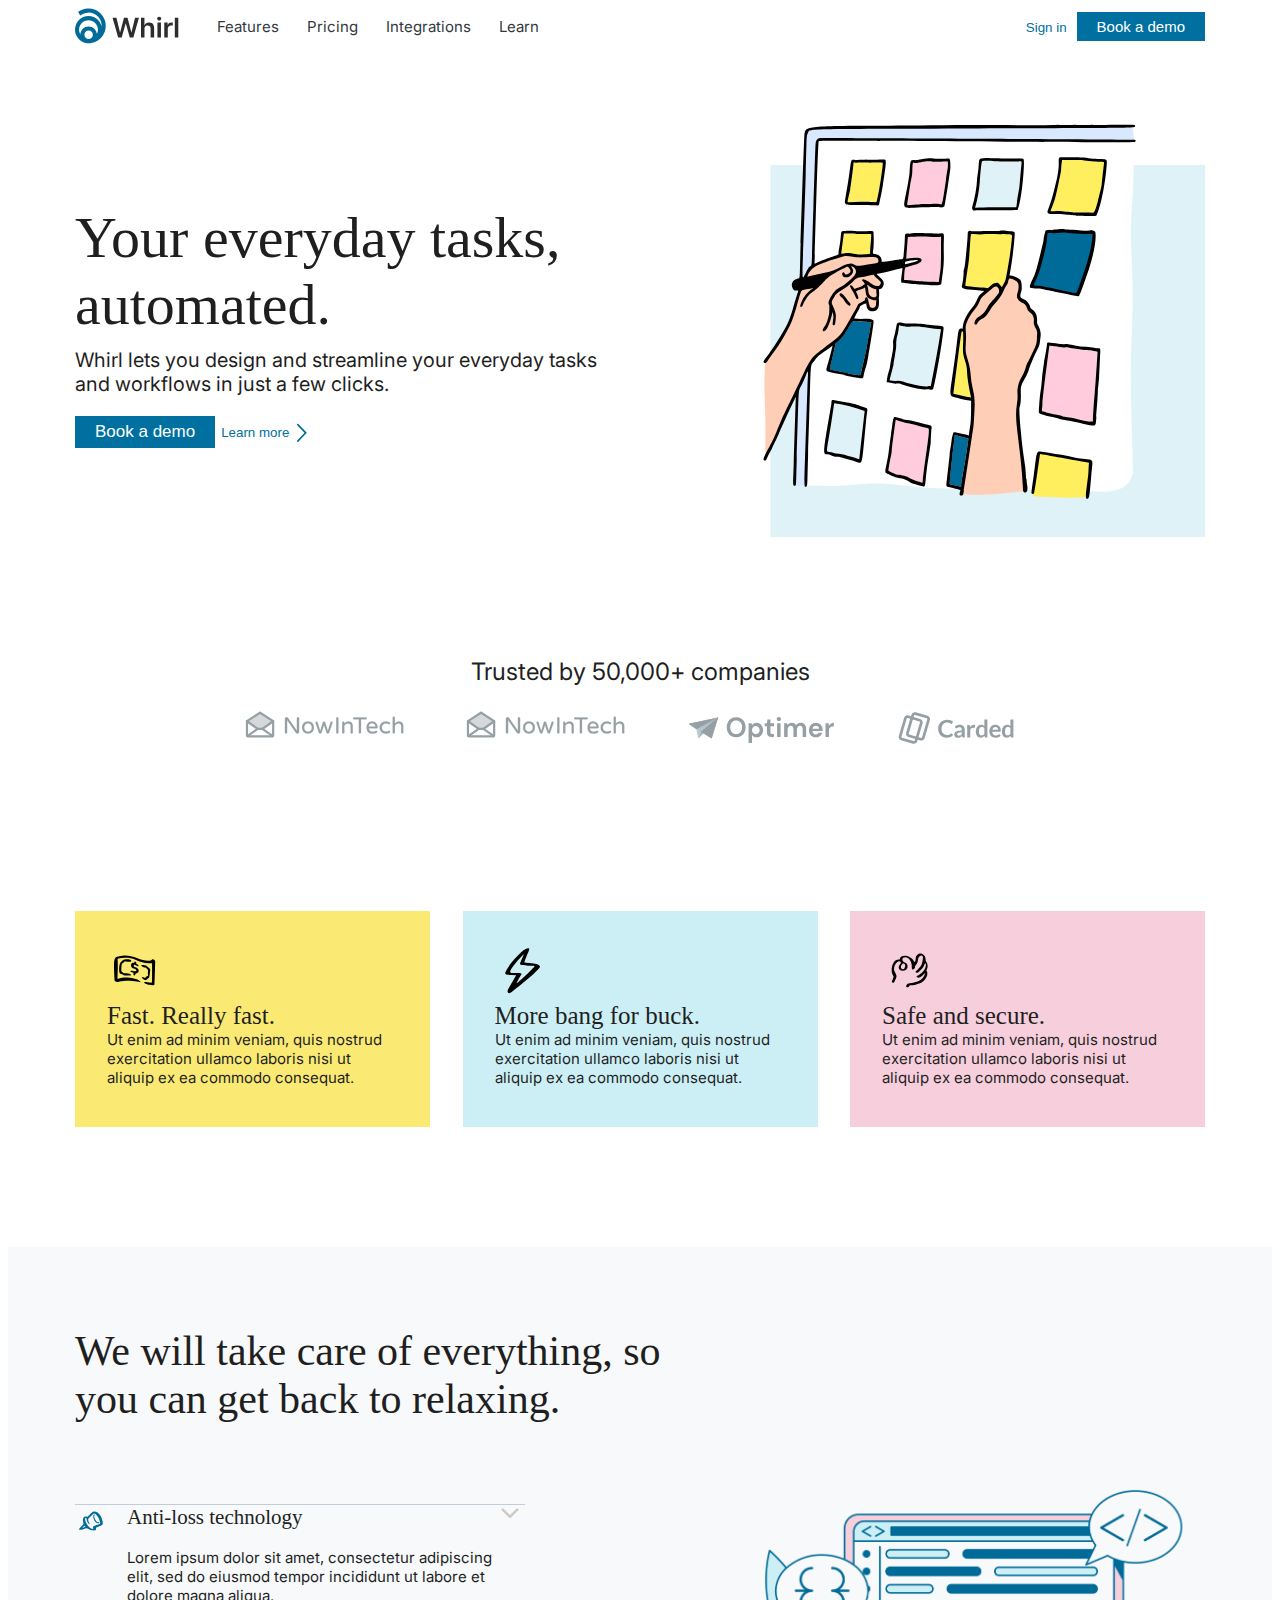
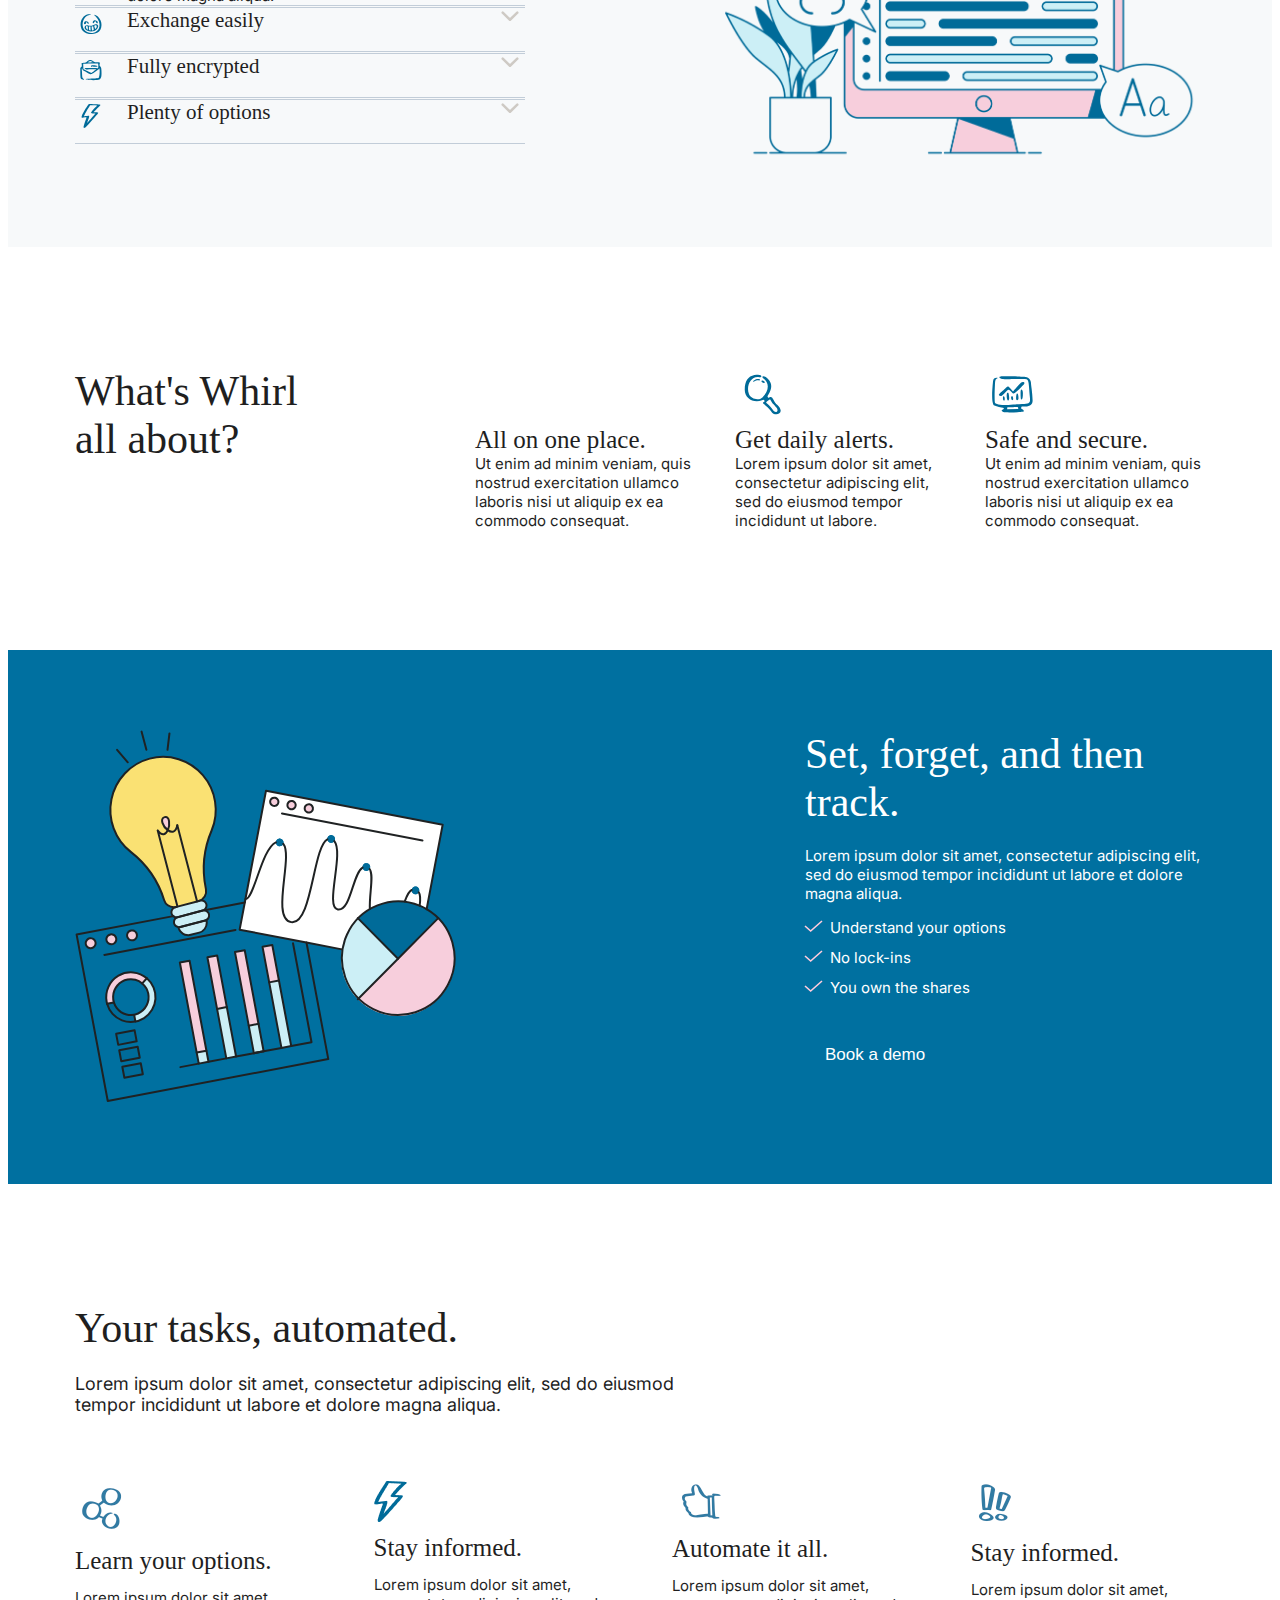
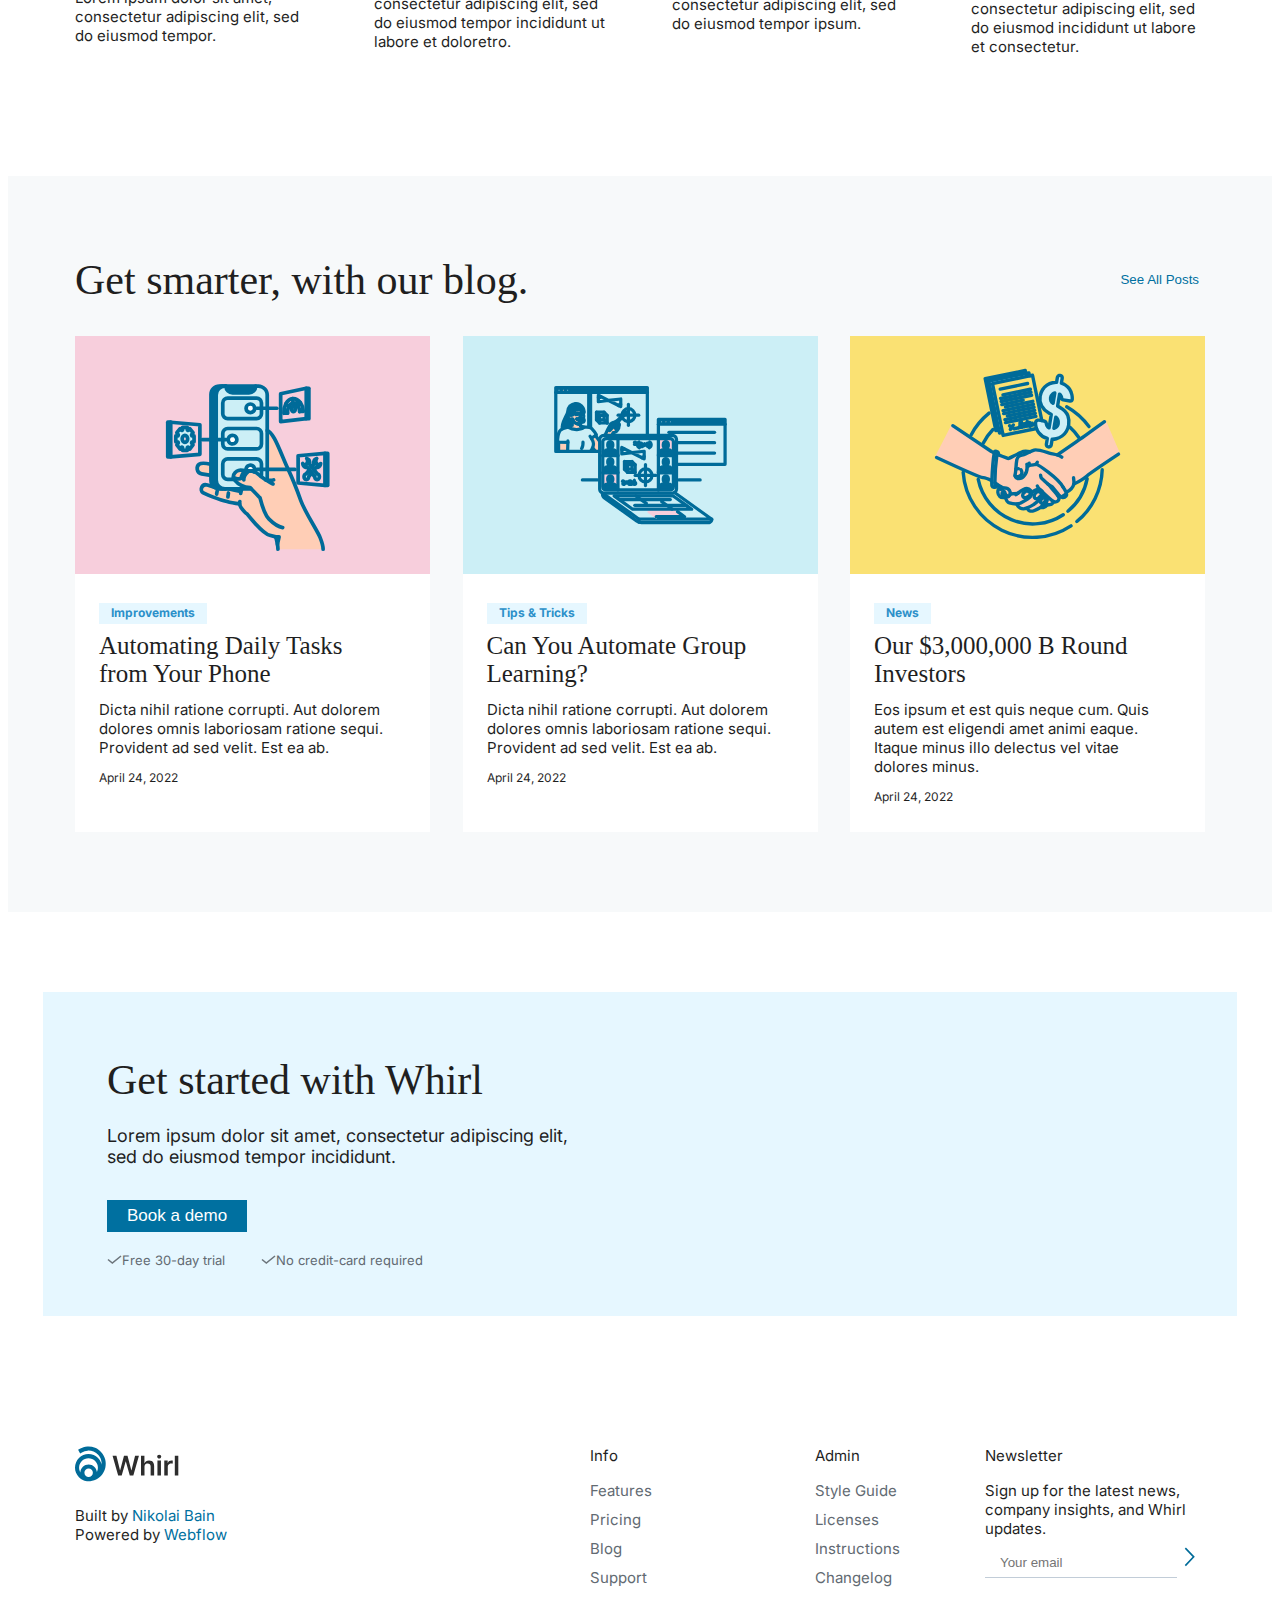
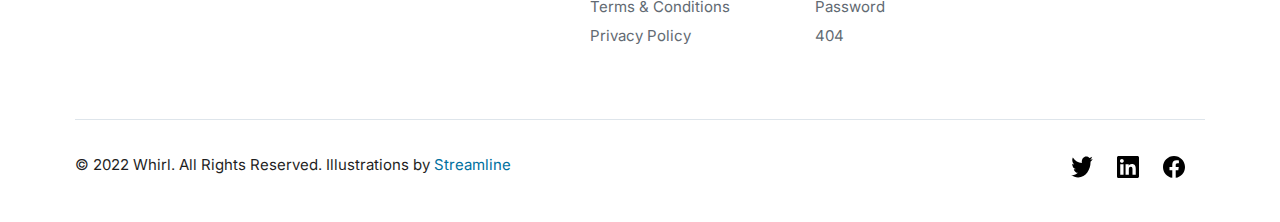
<file: index.html>
<!DOCTYPE html>
<html lang="en">
<head>
    <meta charset="UTF-8">
    <meta name="viewport" content="width=device-width, initial-scale=1.0">
    <title>Document</title>
    <link rel="stylesheet" href="style.css">
    <link rel="preconnect" href="https://fonts.googleapis.com">
    <link rel="preconnect" href="https://fonts.gstatic.com" crossorigin>
    <link href="https://fonts.googleapis.com/css2?family=Inter:ital,opsz,wght@0,14..32,100..900;1,14..32,100..900&display=swap" rel="stylesheet">
</head>
<body>
    <header class="container">
        <div class="left-flex">
            <img class="logo" src="assets/logo.svg" alt="Logo">
            <nav class="nav-flex">
                <a href="#features">Features</a>
                <a href="#pricing">Pricing</a>
                <a href="#integrations">Integrations</a>
                <a href="#learn">Learn</a>    
            </nav>
        </div>
        <div>
            <button class="sing-in">Sign in</button>
            <button class="demo">Book a demo</button>
        </div>
    </header>
    <main>
        <section class="main-info container" id="features">
            <div class="main-info-left">
                <h1>
                    Your everyday tasks, automated.
                </h1>
                <p class="main-info-text">
                    Whirl lets you design and 
                    streamline your everyday tasks and 
                    workflows in just a few clicks.
                </p>
                <div class="main-info-buttons">
                    <button class="demo">Book a demo</button>
                    <button class="sing-in">Learn more</button>
                    <img src="assets/arrow.svg">
                </div>
            </div>
            <img src="assets/IMAGE.svg">
        </section>

        <section class="companies container" id="pricing">
            <p class="companies-text">Trusted by 50,000+ companies</p>
            <ul class="companies-list">
                <li><img src="assets/IMAGE (1).svg"></li>
                <li><img src="assets/IMAGE (2).svg"></li>
                <li><img src="assets/IMAGE (3).svg"></li>
                <li><img src="assets/IMAGE (4).svg"></li>
            </ul>
        </section>

        <section class="features container" id="integrations">
            <div class="features-mon">
                <img src="assets/mon.svg">
                <h2>Fast. Really fast.</h2>
                <p>
                    Ut enim ad minim veniam, quis 
                    nostrud exercitation ullamco laboris 
                    nisi ut aliquip ex ea commodo consequat.
                </p>
            </div>
            <div class="features-mol">
                <img src="assets/mol.svg">
                <h2>More bang for buck.</h2>
                <p>
                    Ut enim ad minim veniam, quis 
                    nostrud exercitation ullamco laboris 
                    nisi ut aliquip ex ea commodo consequat.
                </p>
            </div>
            <div class="features-okey">
                <img src="assets/okey.svg">
                <h2>Safe and secure.</h2>
                <p>
                    Ut enim ad minim veniam, quis 
                    nostrud exercitation ullamco laboris 
                    nisi ut aliquip ex ea commodo consequat.
                </p>
            </div>
        </section>

        <section class="care" id="learn">
            <div class="container">
                <h4 class="care-title">
                    We will take care of everything,
                    so you can get back to relaxing.
                </h4>
                <div class="care-block">
                    <div class="care-block-list">
                        <div class="care-block-item">
                            <div class="care-block-item-left">
                                <img src="assets/pin.svg">
                                <div class="care-block-item-text">
                                    <h3>
                                        Anti-loss technology
                                    </h3>
                                    <p>
                                        Lorem ipsum dolor sit amet, 
                                        consectetur adipiscing elit, 
                                        sed do eiusmod tempor incididunt 
                                        ut labore et dolore magna aliqua.
                                    </p>
                                </div>
                            </div>
                            <button><img src="assets/arrow-down.svg"></button>
                        </div>
                        <div class="care-block-item">
                            <div  class="care-block-item-left">
                                <img src="assets/smile.svg">
                                <div class="care-block-item-text">
                                    <h3>
                                        Exchange easily
                                    </h3>
                                </div>
                            </div>
                            <button><img src="assets/arrow-down.svg"></button>
                        </div>
                        <div class="care-block-item">
                            <div class="care-block-item-left">
                                <img src="assets/mail.svg">
                                <div class="care-block-item-text">
                                    <h3>
                                        Fully encrypted
                                    </h3>
                                </div>
                            </div>
                            <button><img src="assets/arrow-down.svg"></button>
                        </div>
                        <div class="care-block-item">
                            <div class="care-block-item-left">
                                <img src="assets/lightning.svg">
                                <div class="care-block-item-text">
                                    <h3>
                                        Plenty of options
                                    </h3>
                                </div>
                            </div>
                            <button><img src="assets/arrow-down.svg"></button>
                        </div>
                    </div>
                    <img class = "care-block-img "src="assets/comp.png">
                </div>
            </div>
        </section>

        <section class="about container">
            <h4 class="about-title">What's Whirl all about?</h4>
        <div class="about-block">
            <div class="about-block-item">
                <h2>All on one place.</h2>
                <p>Ut enim ad minim veniam, quis nostrud exercitation ullamco laboris nisi ut aliquip ex ea commodo consequat.</p>
            </div>
            <div class="about-block-item">
                <img src="assets/loup.svg" alt="Daily Alerts Icon">
                <h2>Get daily alerts.</h2>
                <p>Lorem ipsum dolor sit amet, consectetur adipiscing elit, sed do eiusmod tempor incididunt ut labore.</p>
            </div class="about-block-item">
            <div class="about-block-item">
                <img src="assets/graphic.svg" alt="Secure Icon">
                <h2>Safe and secure.</h2>
                <p>Ut enim ad minim veniam, quis nostrud exercitation ullamco laboris nisi ut aliquip ex ea commodo consequat.</p>
            </div>
        </div>
        </section>
    
        <section class="lamp">
            <div class="container lamp-block">
            <img src="assets\lamp.svg">
            <div class="lamp-block-info">
            <h4>Set, forget, and then track.</h4>
            <p>Lorem ipsum dolor sit amet, consectetur adipiscing elit, sed do eiusmod tempor incididunt ut labore et dolore magna aliqua.</p>
            <ul class="lamp-block-list">
                <li>Understand your options</li>
                <li>No lock-ins</li>
                <li>You own the shares</li>
            </ul>
            <button class="demo">Book a demo</button>
            </div>
            </div>
        </section>
    
        <section class="automated container">
            <h4 class="automated-title">Your tasks, automated.</h4>
            <p class="automated-text">Lorem ipsum dolor sit amet, consectetur adipiscing elit, sed do eiusmod tempor incididunt ut labore et dolore magna aliqua.</p>
        <div class="automated-block">
            <div class="automated-block-item">
                <img src="assets/SIGN (1).svg" alt="Options Icon">
                <h2>Learn your options.</h2>
                <p>Lorem ipsum dolor sit amet, consectetur adipiscing elit, sed do eiusmod tempor.</p>
            </div>
            <div class="automated-block-item">
                <img src="assets/SIGN (2).png" alt="Informed Icon">
                <h2>Stay informed.</h2>
                <p>Lorem ipsum dolor sit amet, consectetur adipiscing elit, sed do eiusmod tempor incididunt ut labore et doloretro.</p>
            </div>
            <div class="automated-block-item">
                <img src="assets/SIGN (3).svg" alt="Automate Icon">
                <h2>Automate it all.</h2>
                <p>Lorem ipsum dolor sit amet, consectetur adipiscing elit, sed do eiusmod tempor ipsum.</p>
            </div>
            <div class="automated-block-item">
                <img src="assets/SIGN (4).svg" alt="Secure Icon">
                <h2>Stay informed.</h2>
                <p>Lorem ipsum dolor sit amet, consectetur adipiscing elit, sed do eiusmod incididunt ut labore et consectetur.</p>
            </div>
        </div>
        </section>
    
        <section class="blog">
            <div class="container">
            <div class="blog-info">
                <h4>Get smarter, with our blog.</h4>
                <button class="sing-in">See All Posts</button>
            </div>
        <div class="blog-block">
            <div class="blog-block-item">
                <img src="assets/IMAGE_1.svg" alt="Automating Daily Tasks">
                <div class="blog-block-item-info"> 
                    <h5>Improvements</h5>
                    <h2>Automating Daily Tasks from Your Phone</h2>
                    <p>Dicta nihil ratione corrupti. Aut dolorem dolores omnis laboriosam ratione sequi. Provident ad sed velit. Est ea ab.</p>
                    <p class="blog-date">April 24, 2022</p>
                </div>
            </div>
            <div class="blog-block-item">
                <img src="assets/IMAGE_2.svg" alt="Can You Automate Group Learning?">
                <div class="blog-block-item-info">
                    <h5>Tips & Tricks</h5>
                    <h2>Can You Automate Group Learning?</h2>
                    <p>Dicta nihil ratione corrupti. Aut dolorem dolores omnis laboriosam ratione sequi. Provident ad sed velit. Est ea ab.</p>
                    <p class="blog-date">April 24, 2022</p>
                </div>
            </div>
            <div class="blog-block-item">
                <img src="assets/IMAGE_3.svg" alt="Our $3,000,000 B Round Investors">
                <div class="blog-block-item-info">
                <h5>News</h5>
                <h2>Our $3,000,000 B Round Investors</h2>
                <p>Eos ipsum et est quis neque cum. Quis autem est eligendi amet animi eaque. Itaque minus illo delectus vel vitae dolores minus.</p>
                <p class="blog-date">April 24, 2022</p>
                </div>
            </div>
        </div>
    </div>
        </section>
    
        <section class="start container">
            <h4>Get started with Whirl</h4>
            <p class="start-text">Lorem ipsum dolor sit amet, consectetur adipiscing elit, sed do eiusmod tempor incididunt.</p>
            <button class="demo">Book a demo</button>
            <div class="start-items">
                <p>Free 30-day trial</p>
                <p>No credit-card required</p>
            </div>
        </section>
    </main>

        <footer class="container footer">
            <div class="footer-up">
                <div class="footer-logo">
                    <img src="assets/logo.svg"> 
                    <p>Built by <a href="#" class="footer-logo-links">Nikolai Bain</a></p>
                    <p>Powered by <a href="#" class="footer-logo-links">Webflow</a></p>
                </div>
                <nav class="footer-nav">
                    <h6>Info</h6>
                    <a href="#">Features</a>
                    <a href="#">Pricing</a>
                    <a href="#">Blog</a>
                    <a href="#">Support</a>
                    <a href="#">Terms & Conditions</a>
                    <a href="#">Privacy Policy</a>
                </nav>
                <nav class="footer-nav">
                    <h6>Admin</h6>
                    <a href="#">Style Guide</a>
                    <a href="#">Licenses</a>
                    <a href="#">Instructions</a>
                    <a href="#">Changelog</a>
                    <a href="#">Password</a>
                    <a href="#">404</a>
                </nav>
                <div class="footer-news">
                    <h6>Newsletter</h6>
                    <p>Sign up for the latest news, company insights, and Whirl updates.</p>
                    <input type="email" placeholder="Your email"><button></button>
                </div>
            </div>

            <div class="footer-down">
                <p>© 2022 Whirl. All Rights Reserved. Illustrations by <a href="#" class="footer-logo-links">Streamline</a></p>
                <div class="footer-social">
                    <a href="https://x.com/" target="_blank"><img src="assets/Twitter.svg"></a>
                    <a href="https://ru.linkedin.com/" target="_blank"><img src="assets/in.svg"></a>
                    <a href="https://www.facebook.com/?locale=ru_RU" target="_blank"><img src="assets/Facebook.svg"></a>
                </div>
            </div>
        </footer>    
</body>
</html>
</file>
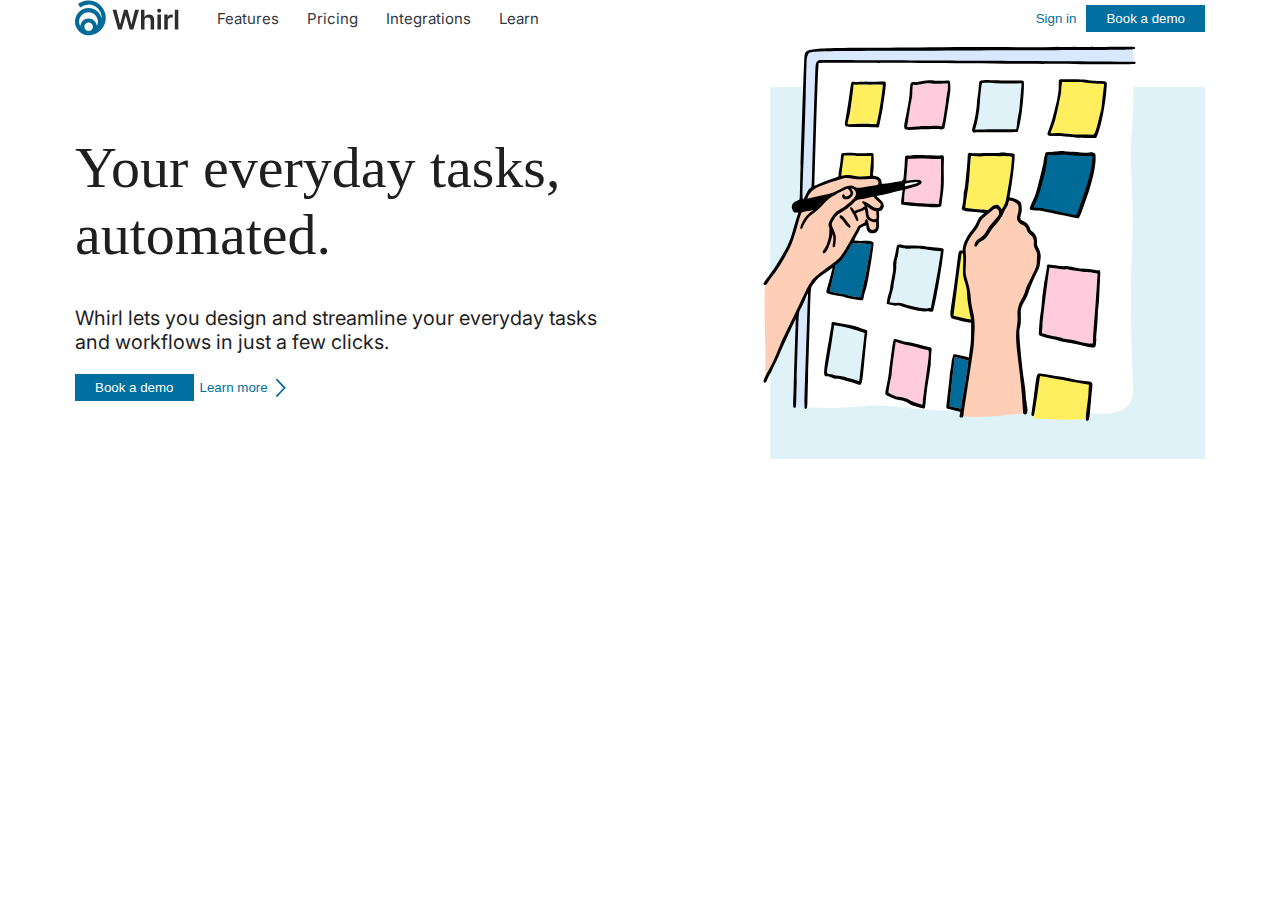
<file: whirl2/index.html>
<!DOCTYPE html>
<html lang="en">
<head>
    <meta charset="UTF-8">
    <meta name="viewport" content="width=device-width, initial-scale=1.0">
    <title>Document</title>
    <link rel="stylesheet" href="style.css">
    <link rel="preconnect" href="https://fonts.googleapis.com">
    <link rel="preconnect" href="https://fonts.gstatic.com" crossorigin>
    <link href="https://fonts.googleapis.com/css2?family=Inter:ital,opsz,wght@0,14..32,100..900;1,14..32,100..900&display=swap" rel="stylesheet">
</head>
<body>
    <header>
        <div class="left-flex">
            <img class="logo" src="assets/logo.svg" alt="Logo">
            <nav class="nav-flex">
                <a href="#">Features</a>
                <a href="#">Pricing</a>
                <a href="#">Integrations</a>
                <a href="#">Learn</a>    
            </nav>
        </div>
        <div>
            <button class="sing-in">Sign in</button>
            <button class="demo">Book a demo</button>
        </div>
    </header>
    <main>
        <section class="main-info">
            <div class="main-info-left">
                <h1>
                    Your everyday tasks, automated.
                </h1>
                <p class="main-info-text">
                    Whirl lets you design and 
                    streamline your everyday tasks and 
                    workflows in just a few clicks.
                </p>
                <div class="main-info-buttons">
                    <button class="demo">Book a demo</button>
                    <button class="sing-in">Learn more</button>
                    <img src="assets/arrow.svg">
                </div>
            </div>
            <img src="assets/IMAGE.svg">
        </section>
    </main>    
</body>
</html>
</file>
<file: style.css>
body {
    font-family: "Inter", sans-serif;
    font-size: 15px;
    color: #1F1F1F;
}
.container {
    max-width: 1130px;
    margin: 0 auto;
}
h1, h2, h3, h4, h5, h6, p{
    margin: 0;
}
header {
    display: flex;
    justify-content: space-between;
    align-items: center;
}
.left-flex {
    display: flex;
    align-items: center;
}
.logo {
    margin-right: 36px;
}
.nav-flex a {
    margin-right: 24px;
}
a {
    text-decoration: none;
    color: #33383F;
}
.sing-in {
    color: #0070A0;
    background: none;
    border: none;
}
.demo {
    color: #FFFFFF;
    background-color: #0070A0;
    padding: 6px 20px;
    border: none;
    font-size: 17px;
}
header .demo{
    font-size: 15px;
}
h1 {
    font-family: "Fraunces", serif;
    font-size: 58px;
    font-weight: 400;
    color: #1F1F1F;
}
.main-info-text {
    font-size: 20px;
    color: #1F1F1F;
    margin-top: 10px;
    margin-bottom: 20px;
}
.main-info-buttons {
    display: flex;
    align-items: center;
}
.main-info {
    display: flex;
    justify-content: space-between;
    align-items: center;
    margin: 70px auto 120px auto;
}
.main-info-left {
    width: 525px;
}
.companies-text {
    margin: 0 auto;
    width: fit-content;
    font-size: 24px;
    margin-bottom: 25px;
}
li {
    list-style-type: none;
}
.companies-list {
    display: flex;
    justify-content: center;
}
.companies-list li {
    margin-right: 62px;
}
.features {
    display: flex;
    justify-content: space-between;
    margin-top: 162px;
    margin-bottom: 120px;
}
.features div {
    padding: 32px 32px 40px 32px;
    width: 291px;
}
h2 {
    font-family: "Fraunces", serif;
    font-size: 25px;
    font-weight: 400;
}
.features-mon {
    background-color: #FAEA73;
}
.features-mol {
    background-color: #CCEFF6;
}
.features-okey {
     background-color: #F7CEDC;
}
.care {
    background-color: #F7F9FA;
    padding: 80px 0;
}
h4 {
    font-family: "Fraunces", serif;
    font-size: 42px;  
    font-weight: 400;
}
.care-title {
    width: 600px;
    margin: 0 auto 60px 0;
}
.care-block {
    display: flex;
    justify-content: space-between;
    align-items: center;
}
.care-block-item {
    display: flex;
    justify-content: space-between;
    align-items: start;
    border: 1px solid #C2CDD8;
    border-left-style: none;
    border-right-style: none;
    margin-bottom: 1px;
}
.care-block-item-left {
    display: flex;
    align-items: start;
}
.care-block-item-text {
    margin-left: 20px;
}
.care-block-item-text h3 {
    font-family: "Fraunces", serif;
    font-size: 21px;
    margin: 0 0 18px 0;
    font-weight: 400;
}
.care-block-list {
    width: 450px;
}
.care-block-item button{
    border: none;
    background: none;
}
.care-block-img{
    width: 480px;
}
.about-title{
    width: 260px;
    margin: 0;
}
.about{
    display: flex;
    justify-content: space-between;
    align-items: start;
    margin: 120px auto;
}
.about-block{
    display: flex;
    justify-content: space-between;
    align-items: end;
}
.about-block-item{
    width: 220px;
}
.about-block-item:nth-child(2){
    margin: 0 30px 0 40px;
}
.lamp{
    background-color: #0070A0;
    padding: 80px 0;
    color: white;
}
.lamp-block{
    display: flex;
    justify-content: space-between;
}
.lamp-block-info{
    width: 400px;
}
.lamp-block-info h4{
    margin: 0 0 20px 0;
}
.lamp-block-list{
    padding-left: 25px;
}
.lamp-block-list li{
    list-style-image: url(assets/mark.svg);
}
.lamp-block-list li:nth-child(2){
    margin: 11px 0;
}
.lamp-block-info button{
    margin-top: 27px;
}
.automated-title{
    margin: 120px 0 21px 0;
}
.automated-text{
    width: 640px;
    font-size: 18px;
}
.automated-block{
    display: flex;
    justify-content: space-between;
    align-items: start;
    margin: 65px 0 120px 0;
}
.automated-block-item{
    width: 234.5px;
}
.automated-block-item h2{
    margin: 7px 0 13px 0;
}
.blog{
    background-color: #F7F9FA;
    padding: 80px 0;
}
.blog-info{
    display: flex;
    justify-content: space-between;
    margin-bottom: 32px;
}
.blog-block{
    display: flex;
    justify-content: space-between;
}
.blog-block-item{
    width: 355px;
    background-color: #FFFFFF;
}
.blog-block-item-info{
    padding: 25px 0 28px 24px;
    width: 288px;
}
.blog-block-item-info h5{
    color: #2C90C9;
    background-color: #E6F7FF;
    padding: 2px 12px 4px 12px;
    font-size: 12px;
    width: fit-content;
}
.blog-block-item-info h2{
    margin: 8px 0 12px 0;
}
.blog-date{
    font-size: 12px;
    margin-top: 13px;
}
.start{
    background-color: #E6F7FF;
    padding: 64px 0 48px 64px;
    margin-top: 80px;
}
.start-text{
    font-size: 18px;
    margin: 21px 0 33px 0;
    width: 480px;
}
.start-items{
    display: flex;
    margin-top: 20px;
}
.start-items p{
    color: #626A72;
    font-size: 13px;
    margin-right: 36px;
}
.start-items p::before{
    content: url(assets/last_mark.svg);
}
.footer-up{
    margin: 130px 0 64px 0;
    display: flex;
    justify-content: space-between;
}
.footer-logo{
    width: 430px;
}
.footer-logo-links{
    color: #0070A0;
}
.footer-logo p{
    margin: 0;
}
.footer-logo img{
    margin-bottom: 19px;
}
.footer-nav a{
    display: block;
    color: #626A72;
    margin-bottom: 10px;
}
h6{
    margin-bottom: 16px;
    font-size: 15px;
    font-weight: 400;
}
.footer-news{
    width: 220px;
}
.footer-news input{
    border: none;
    outline: none;
    border-bottom: 1px solid #C2CDD8;
    padding: 17px 0 7px 15px;
}
.footer-news button::after{
    content: url(assets/arrow.svg);
}
.footer-news button{
    border: none;
    background: none;
}
.footer-down{
    padding: 35px 0 32px 0;
    border-top: 1px solid #DEE5EB;
    display: flex;
    justify-content: space-between;
}
.footer-social a{
    margin-right: 20px;
}
</file>
<file: whirl2/style.css>
body {
    font-family: "Inter", sans-serif;
    font-size: 15px;
    max-width: 1130px;
    margin: 0 auto;
}
header {
    display: flex;
    justify-content: space-between;
    align-items: center;
}
.left-flex {
    display: flex;
    align-items: center;
}
.logo {
    margin-right: 36px;
}
.nav-flex a {
    margin-right: 24px;
}
a {
    text-decoration: none;
    color: #33383F;
}
.sing-in {
    color: #0070A0;
    background: none;
    border: none;
}
.demo {
    color: #FFFFFF;
    background-color: #0070A0;
    padding: 6px 20px;
    border: none;
}
h1 {
    font-family: "Fraunces", serif;
    font-size: 58px;
    font-weight: 400;
    color: #1F1F1F;
}
.main-info-text {
    font-size: 20px;
    color: #1F1F1F;
}
.main-info-buttons {
    display: flex;
    align-items: center;
}
.main-info {
    display: flex;
    justify-content: space-between;
    align-items: center;
}
.main-info-left {
    width: 525px;
}
</file>
